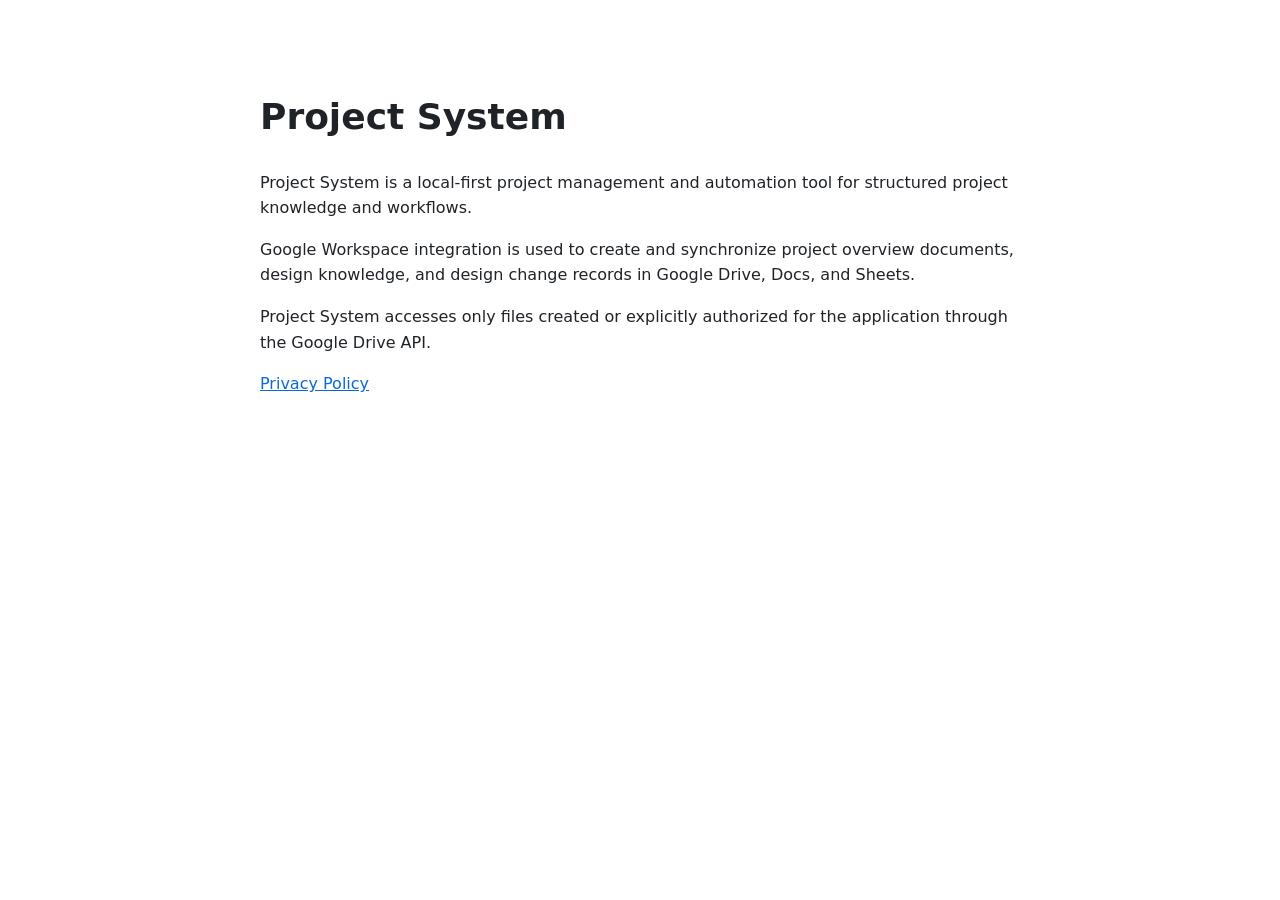
<file: index.html>
<!doctype html>
<html lang="en">
<head>
  <meta charset="utf-8">
  <meta name="viewport" content="width=device-width, initial-scale=1">
  <title>Project System</title>
  <link rel="stylesheet" href="./style.css">
</head>
<body>
  <main>
    <h1>Project System</h1>
    <p>Project System is a local-first project management and automation tool for structured project knowledge and workflows.</p>

    <p>Google Workspace integration is used to create and synchronize project overview documents, design knowledge, and design change records in Google Drive, Docs, and Sheets.</p>

    <p>Project System accesses only files created or explicitly authorized for the application through the Google Drive API.</p>

    <p><a href="./privacy/">Privacy Policy</a></p>
  </main>
</body>
</html>
</file>
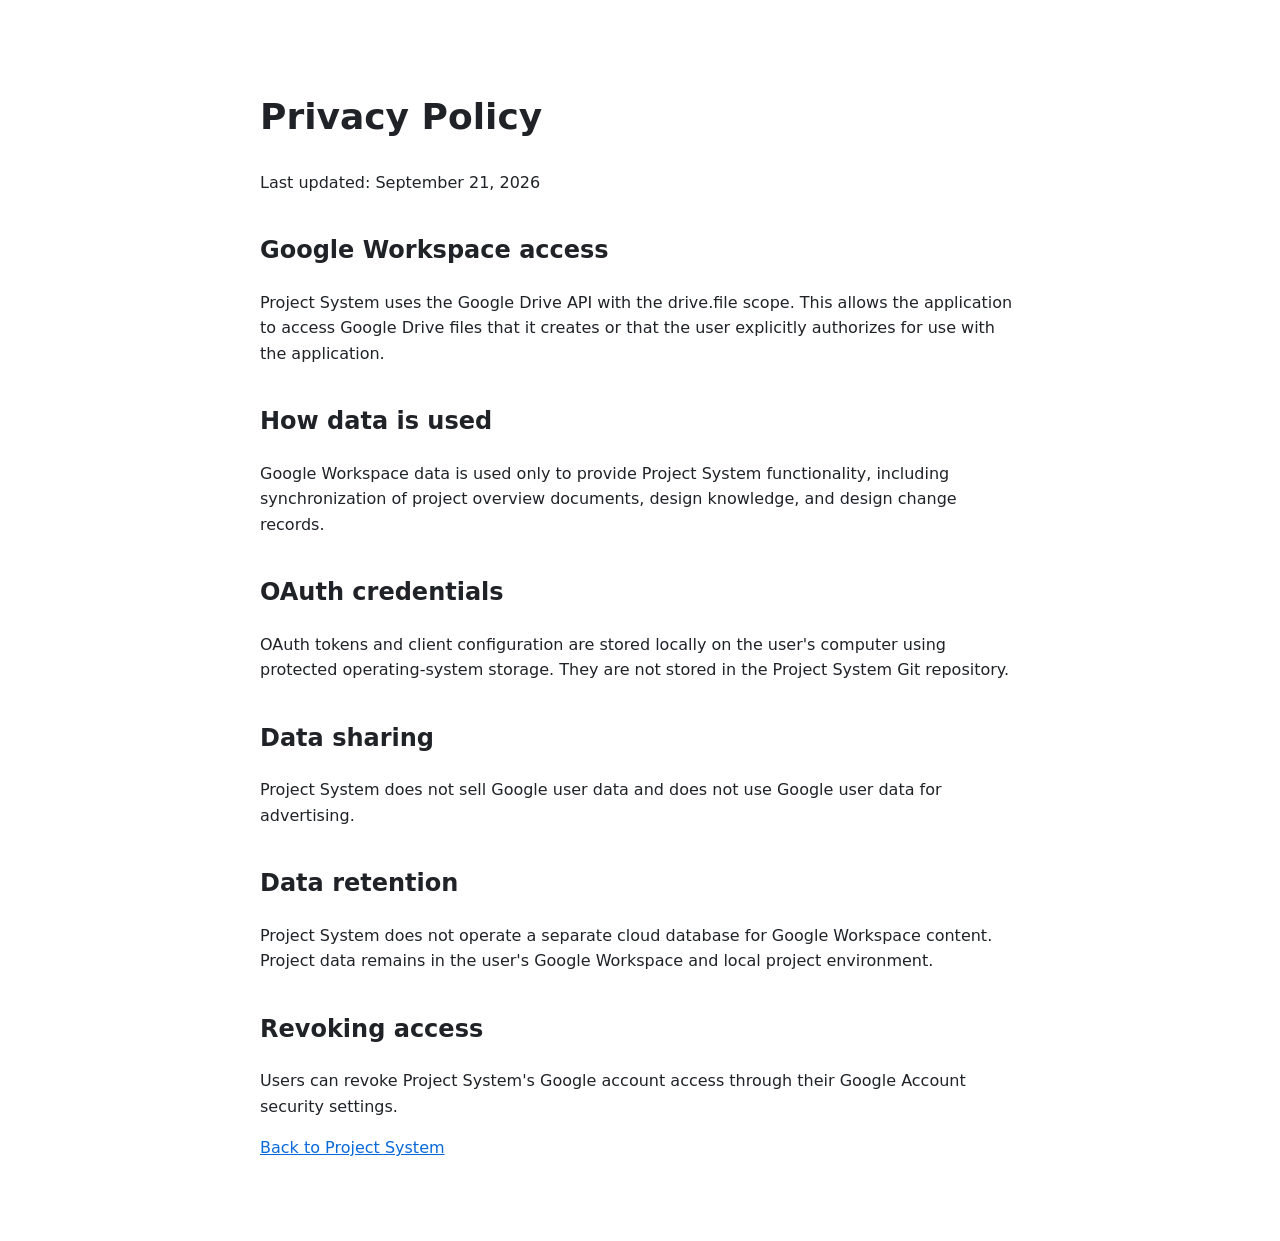
<file: privacy/index.html>
<!doctype html>
<html lang="en">
<head>
  <meta charset="utf-8">
  <meta name="viewport" content="width=device-width, initial-scale=1">
  <title>Project System Privacy Policy</title>
  <link rel="stylesheet" href="../style.css">
</head>
<body>
  <main>
    <h1>Privacy Policy</h1>

    <p>Last updated: September 21, 2026</p>

    <h2>Google Workspace access</h2>
    <p>Project System uses the Google Drive API with the drive.file scope. This allows the application to access Google Drive files that it creates or that the user explicitly authorizes for use with the application.</p>

    <h2>How data is used</h2>
    <p>Google Workspace data is used only to provide Project System functionality, including synchronization of project overview documents, design knowledge, and design change records.</p>

    <h2>OAuth credentials</h2>
    <p>OAuth tokens and client configuration are stored locally on the user's computer using protected operating-system storage. They are not stored in the Project System Git repository.</p>

    <h2>Data sharing</h2>
    <p>Project System does not sell Google user data and does not use Google user data for advertising.</p>

    <h2>Data retention</h2>
    <p>Project System does not operate a separate cloud database for Google Workspace content. Project data remains in the user's Google Workspace and local project environment.</p>

    <h2>Revoking access</h2>
    <p>Users can revoke Project System's Google account access through their Google Account security settings.</p>

    <p><a href="../">Back to Project System</a></p>
  </main>
</body>
</html>
</file>
<file: style.css>
﻿:root {
  font-family: system-ui, -apple-system, BlinkMacSystemFont, "Segoe UI", sans-serif;
  color: #1f2328;
  background: #ffffff;
}

body {
  margin: 0;
  line-height: 1.6;
}

main {
  max-width: 760px;
  margin: 0 auto;
  padding: 64px 24px;
}

h1 {
  font-size: 2.25rem;
  margin-bottom: 24px;
}

h2 {
  margin-top: 36px;
}

p {
  margin: 16px 0;
}

a {
  color: #0969da;
}
</file>
